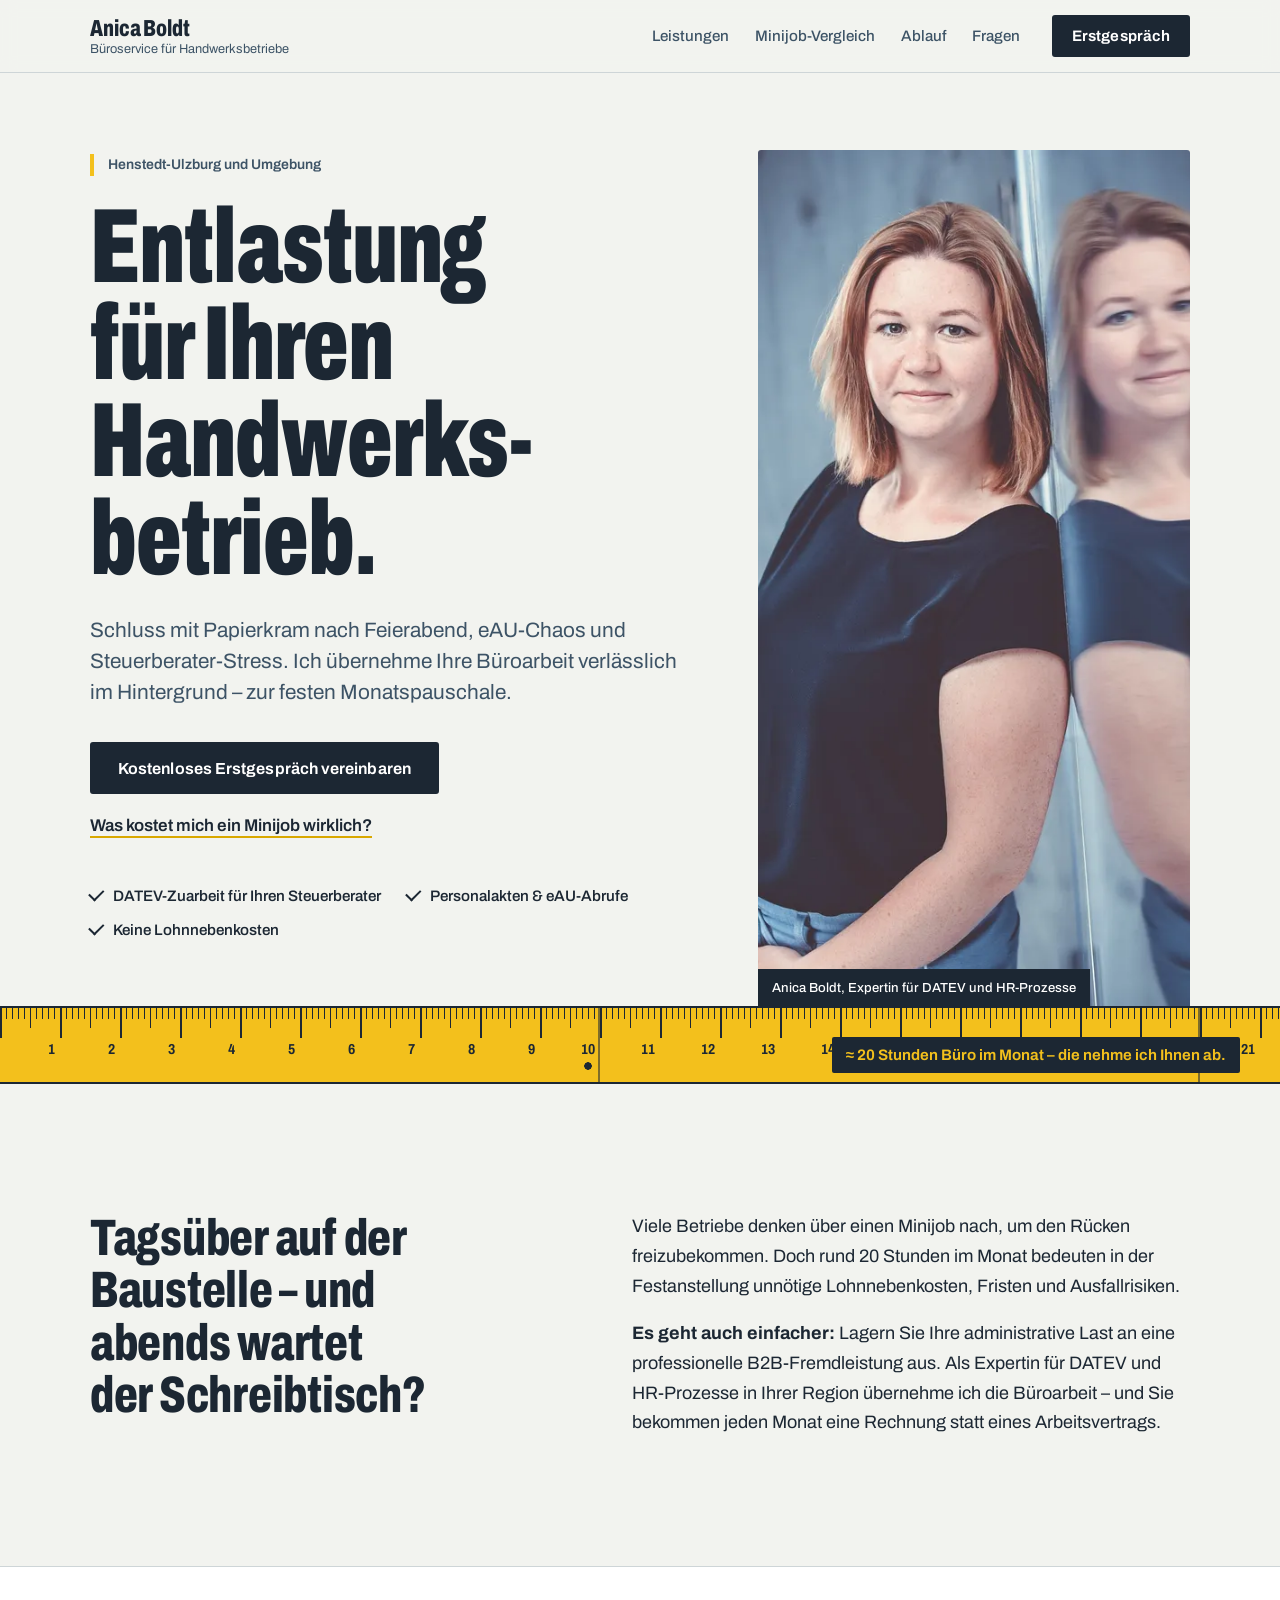
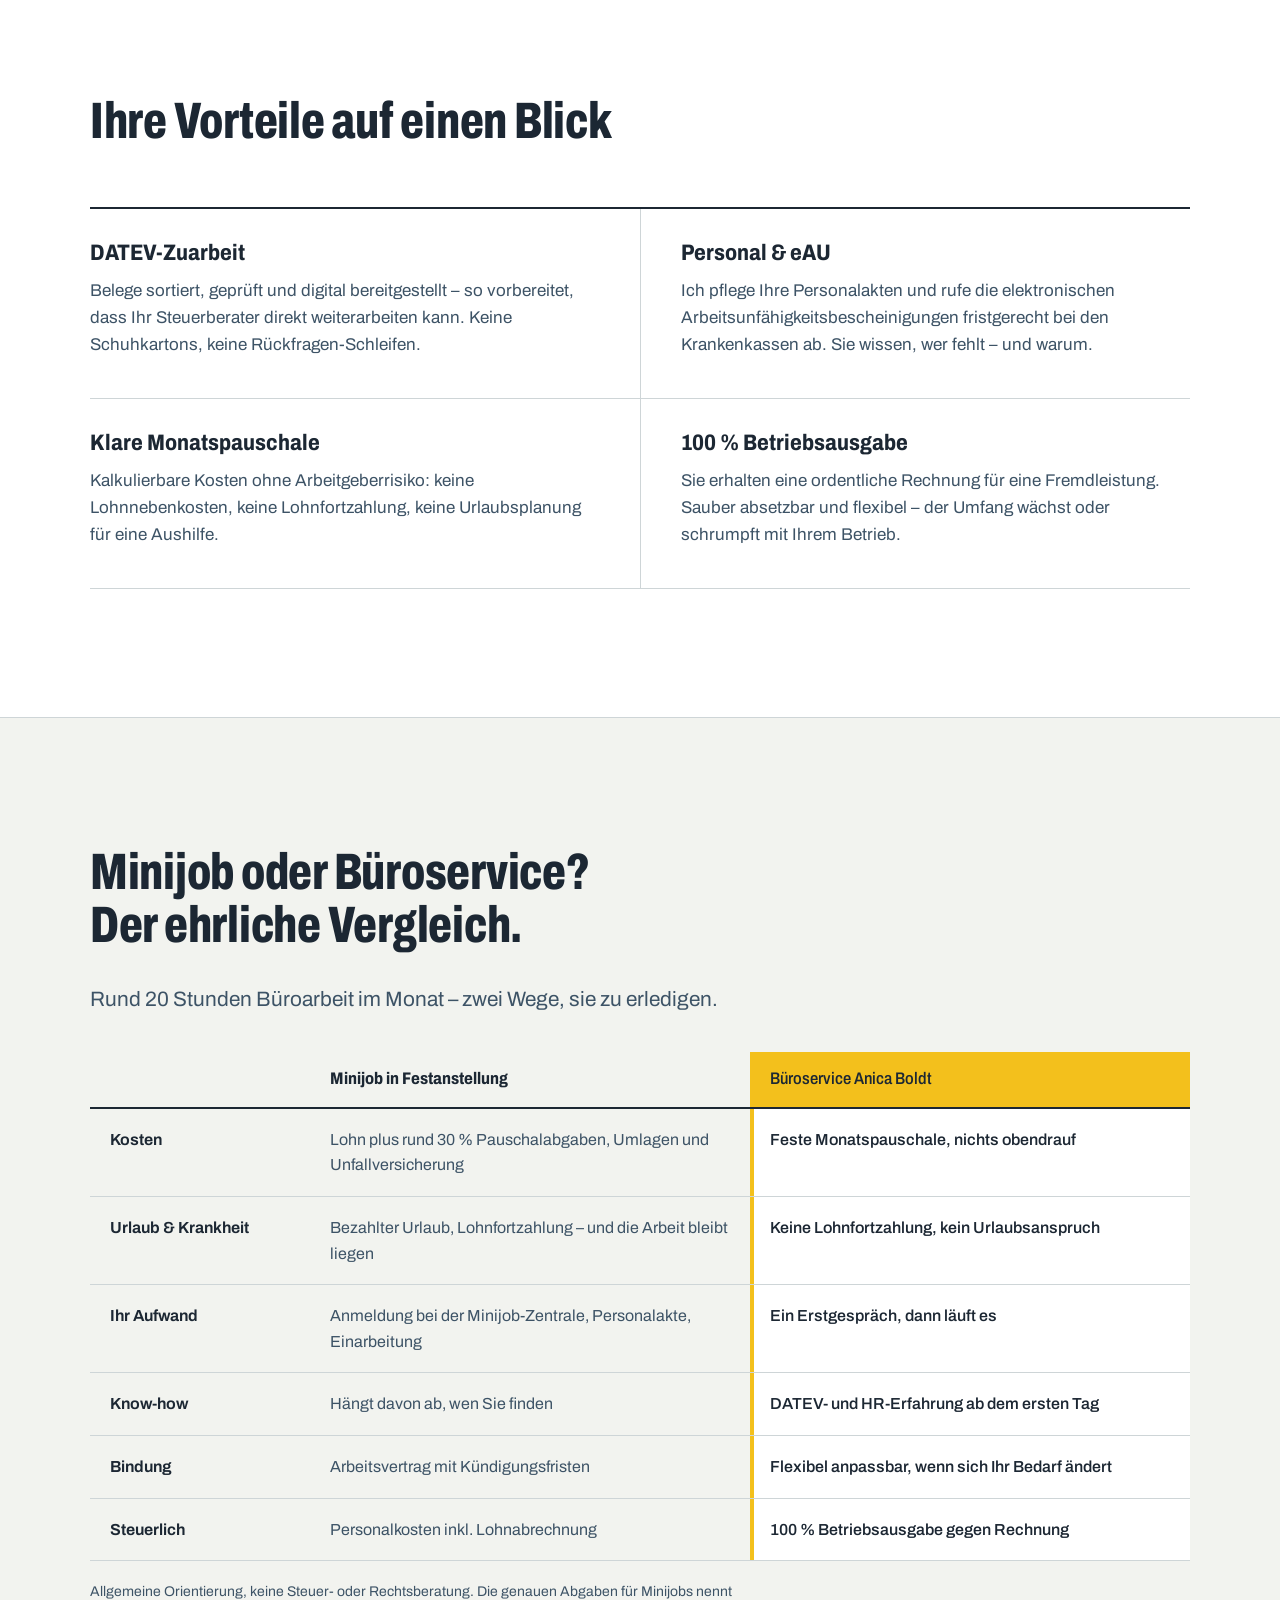
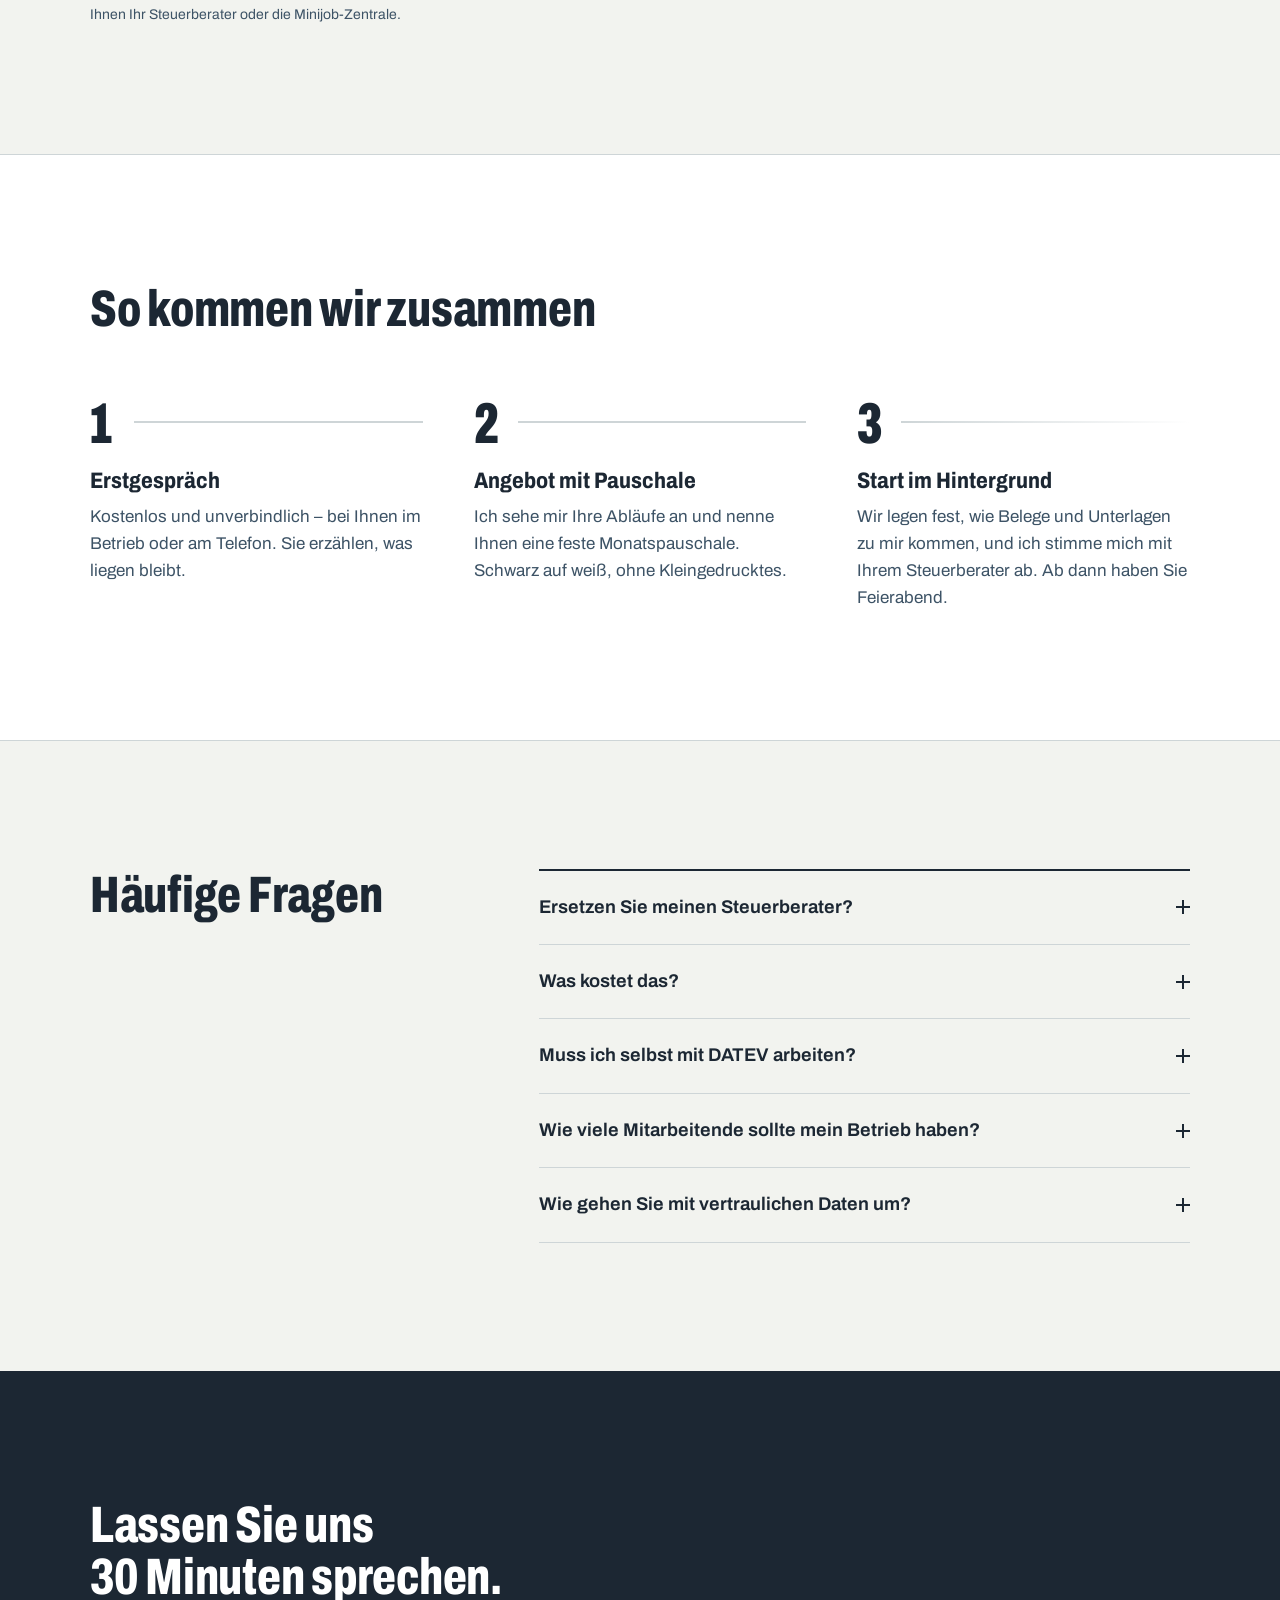
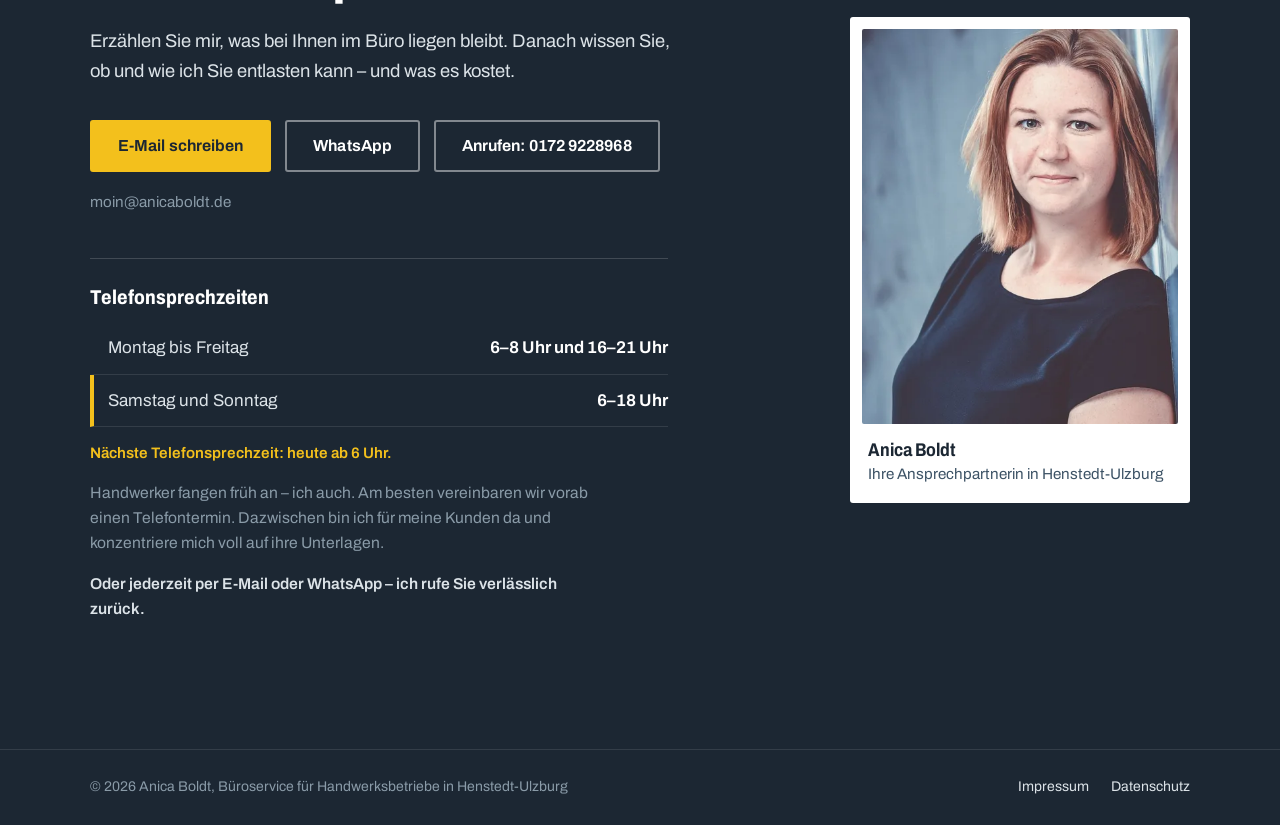
<file: index.html>
<!doctype html>
<html lang="de">
<head>
  <meta charset="utf-8">
  <meta name="viewport" content="width=device-width, initial-scale=1">
  <title>Anica Boldt – Büroservice für Handwerksbetriebe in Henstedt-Ulzburg</title>
  <meta name="description" content="DATEV-Zuarbeit, Personalakten und eAU-Abrufe für Handwerksbetriebe in Henstedt-Ulzburg und Umgebung. Feste Monatspauschale statt Minijob – ohne Lohnnebenkosten und Arbeitgeberrisiko.">
  <link rel="canonical" href="https://www.anicaboldt.de/">
  <meta property="og:type" content="website">
  <meta property="og:locale" content="de_DE">
  <meta property="og:title" content="Anica Boldt – Büroservice für Handwerksbetriebe">
  <meta property="og:description" content="Schluss mit Papierkram nach Feierabend. DATEV-Zuarbeit, Personal & eAU – zur festen Monatspauschale.">
  <meta property="og:image" content="https://www.anicaboldt.de/assets/img/og-image.jpg">
  <meta name="theme-color" content="#1C2733">
  <link rel="icon" href="assets/img/favicon.svg" type="image/svg+xml">
  <link rel="preload" href="assets/fonts/archivo-latin-wdth-normal.woff2" as="font" type="font/woff2" crossorigin>
  <link rel="stylesheet" href="assets/css/styles.css">
  <script type="application/ld+json">
  {
    "@context": "https://schema.org",
    "@type": "ProfessionalService",
    "name": "Anica Boldt – Büroservice für Handwerksbetriebe",
    "founder": { "@type": "Person", "name": "Anica Boldt" },
    "areaServed": ["Henstedt-Ulzburg", "Kaltenkirchen", "Norderstedt", "Kreis Segeberg"],
    "address": { "@type": "PostalAddress", "addressLocality": "Henstedt-Ulzburg", "postalCode": "24558", "addressCountry": "DE" },
    "email": "moin@anicaboldt.de",
    "telephone": "+49 172 9228968",
    "url": "https://www.anicaboldt.de/"
  }
  </script>
</head>
<body>
  <a class="skip" href="#inhalt">Zum Inhalt springen</a>

  <header class="site-header">
    <div class="wrap site-header__inner">
      <a class="brand" href="#top" aria-label="Anica Boldt – zur Startseite">
        <span class="brand__name">Anica Boldt</span>
        <span class="brand__tag">Büroservice für Handwerksbetriebe</span>
      </a>
      <nav class="nav" aria-label="Hauptnavigation">
        <a href="#leistungen">Leistungen</a>
        <a href="#vergleich">Minijob-Vergleich</a>
        <a href="#ablauf">Ablauf</a>
        <a href="#fragen">Fragen</a>
      </nav>
      <a class="btn btn--small" href="#kontakt">Erstgespräch</a>
    </div>
  </header>

  <main id="inhalt">
    <!-- HERO -->
    <section class="hero" id="top">
      <div class="wrap hero__grid">
        <div class="hero__text">
          <p class="hero__place">Henstedt-Ulzburg und Umgebung</p>
          <h1 class="hero__title">Entlastung für Ihren Handwerks&shy;betrieb.</h1>
          <p class="hero__lead">Schluss mit Papierkram nach Feierabend, eAU-Chaos und Steuerberater-Stress. Ich übernehme Ihre Büroarbeit verlässlich im Hintergrund – zur festen Monatspauschale.</p>
          <div class="hero__actions">
            <a class="btn" href="#kontakt">Kostenloses Erstgespräch vereinbaren</a>
            <a class="link" href="#vergleich">Was kostet mich ein Minijob wirklich?</a>
          </div>
          <ul class="hero__facts" aria-label="Kurz gesagt">
            <li>DATEV-Zuarbeit für Ihren Steuerberater</li>
            <li>Personalakten &amp; eAU-Abrufe</li>
            <li>Keine Lohnnebenkosten</li>
          </ul>
        </div>
        <figure class="hero__photo">
          <picture>
            <source type="image/webp" srcset="assets/img/anica-boldt-760.webp 760w, assets/img/anica-boldt-1200.webp 1200w" sizes="(min-width: 960px) 44vw, 100vw">
            <img src="assets/img/anica-boldt-1200.jpg" srcset="assets/img/anica-boldt-760.jpg 760w, assets/img/anica-boldt-1200.jpg 1200w" sizes="(min-width: 960px) 44vw, 100vw" width="1200" height="1500" alt="Anica Boldt, Büroservice für Handwerksbetriebe, lehnt lächelnd an einer Glaswand">
          </picture>
          <figcaption>Anica Boldt, Expertin für DATEV und HR-Prozesse</figcaption>
        </figure>
      </div>

      <!-- Zollstock: das eine wiedererkennbare Element der Seite -->
      <div class="ruler" role="img" aria-label="Zollstock-Grafik: rund 20 Stunden Büroarbeit im Monat">
        <div class="ruler__track">
          <div class="ruler__nums" aria-hidden="true"></div>
          <div class="ruler__span">
            <span class="ruler__label">≈ 20 Stunden Büro im Monat – die nehme ich Ihnen ab.</span>
          </div>
        </div>
      </div>
    </section>

    <!-- PROBLEM -->
    <section class="section problem">
      <div class="wrap problem__grid">
        <h2 class="h2">Tagsüber auf der Baustelle – und abends wartet der Schreibtisch?</h2>
        <div class="prose">
          <p>Viele Betriebe denken über einen Minijob nach, um den Rücken freizubekommen. Doch rund 20 Stunden im Monat bedeuten in der Festanstellung unnötige Lohnnebenkosten, Fristen und Ausfallrisiken.</p>
          <p><strong>Es geht auch einfacher:</strong> Lagern Sie Ihre administrative Last an eine professionelle B2B-Fremdleistung aus. Als Expertin für DATEV und HR-Prozesse in Ihrer Region übernehme ich die Büroarbeit – und Sie bekommen jeden Monat eine Rechnung statt eines Arbeitsvertrags.</p>
        </div>
      </div>
    </section>

    <!-- LEISTUNGEN -->
    <section class="section services" id="leistungen">
      <div class="wrap">
        <h2 class="h2 h2--wide">Ihre Vorteile auf einen Blick</h2>
        <div class="services__list">
          <article class="service">
            <h3>DATEV-Zuarbeit</h3>
            <p>Belege sortiert, geprüft und digital bereitgestellt – so vorbereitet, dass Ihr Steuerberater direkt weiterarbeiten kann. Keine Schuhkartons, keine Rückfragen-Schleifen.</p>
          </article>
          <article class="service">
            <h3>Personal &amp; eAU</h3>
            <p>Ich pflege Ihre Personalakten und rufe die elektronischen Arbeitsunfähigkeits&shy;bescheinigungen fristgerecht bei den Krankenkassen ab. Sie wissen, wer fehlt – und warum.</p>
          </article>
          <article class="service">
            <h3>Klare Monatspauschale</h3>
            <p>Kalkulierbare Kosten ohne Arbeitgeberrisiko: keine Lohnnebenkosten, keine Lohnfortzahlung, keine Urlaubsplanung für eine Aushilfe.</p>
          </article>
          <article class="service">
            <h3>100&nbsp;% Betriebsausgabe</h3>
            <p>Sie erhalten eine ordentliche Rechnung für eine Fremdleistung. Sauber absetzbar und flexibel – der Umfang wächst oder schrumpft mit Ihrem Betrieb.</p>
          </article>
        </div>
      </div>
    </section>

    <!-- VERGLEICH -->
    <section class="section compare" id="vergleich">
      <div class="wrap">
        <h2 class="h2 h2--wide">Minijob oder Büroservice? Der ehrliche Vergleich.</h2>
        <p class="compare__intro">Rund 20 Stunden Büroarbeit im Monat – zwei Wege, sie zu erledigen.</p>
        <div class="table-scroll" tabindex="0" role="region" aria-label="Vergleichstabelle Minijob und Büroservice">
          <table class="compare__table">
            <thead>
              <tr>
                <th scope="col"><span class="visually-hidden">Kriterium</span></th>
                <th scope="col">Minijob in Festanstellung</th>
                <th scope="col" class="is-us">Büroservice Anica Boldt</th>
              </tr>
            </thead>
            <tbody>
              <tr>
                <th scope="row">Kosten</th>
                <td>Lohn plus rund 30&nbsp;% Pauschalabgaben, Umlagen und Unfallversicherung</td>
                <td class="is-us">Feste Monatspauschale, nichts obendrauf</td>
              </tr>
              <tr>
                <th scope="row">Urlaub &amp; Krankheit</th>
                <td>Bezahlter Urlaub, Lohnfortzahlung – und die Arbeit bleibt liegen</td>
                <td class="is-us">Keine Lohnfortzahlung, kein Urlaubsanspruch</td>
              </tr>
              <tr>
                <th scope="row">Ihr Aufwand</th>
                <td>Anmeldung bei der Minijob-Zentrale, Personalakte, Einarbeitung</td>
                <td class="is-us">Ein Erstgespräch, dann läuft es</td>
              </tr>
              <tr>
                <th scope="row">Know-how</th>
                <td>Hängt davon ab, wen Sie finden</td>
                <td class="is-us">DATEV- und HR-Erfahrung ab dem ersten Tag</td>
              </tr>
              <tr>
                <th scope="row">Bindung</th>
                <td>Arbeitsvertrag mit Kündigungsfristen</td>
                <td class="is-us">Flexibel anpassbar, wenn sich Ihr Bedarf ändert</td>
              </tr>
              <tr>
                <th scope="row">Steuerlich</th>
                <td>Personalkosten inkl. Lohnabrechnung</td>
                <td class="is-us">100&nbsp;% Betriebsausgabe gegen Rechnung</td>
              </tr>
            </tbody>
          </table>
        </div>
        <p class="fineprint">Allgemeine Orientierung, keine Steuer- oder Rechtsberatung. Die genauen Abgaben für Minijobs nennt Ihnen Ihr Steuerberater oder die Minijob-Zentrale.</p>
      </div>
    </section>

    <!-- ABLAUF (echte Abfolge – daher nummeriert) -->
    <section class="section steps" id="ablauf">
      <div class="wrap">
        <h2 class="h2 h2--wide">So kommen wir zusammen</h2>
        <ol class="steps__list">
          <li>
            <h3>Erstgespräch</h3>
            <p>Kostenlos und unverbindlich – bei Ihnen im Betrieb oder am Telefon. Sie erzählen, was liegen bleibt.</p>
          </li>
          <li>
            <h3>Angebot mit Pauschale</h3>
            <p>Ich sehe mir Ihre Abläufe an und nenne Ihnen eine feste Monatspauschale. Schwarz auf weiß, ohne Kleingedrucktes.</p>
          </li>
          <li>
            <h3>Start im Hintergrund</h3>
            <p>Wir legen fest, wie Belege und Unterlagen zu mir kommen, und ich stimme mich mit Ihrem Steuerberater ab. Ab dann haben Sie Feierabend.</p>
          </li>
        </ol>
      </div>
    </section>

    <!-- FAQ -->
    <section class="section faq" id="fragen">
      <div class="wrap faq__grid">
        <h2 class="h2">Häufige Fragen</h2>
        <div class="faq__list">
          <details>
            <summary>Ersetzen Sie meinen Steuerberater?</summary>
            <p>Nein. Ich arbeite Ihrem Steuerberater zu: Belege, Unterlagen und Personaldaten kommen vollständig und geordnet bei ihm an. Die steuerliche Beratung, Buchführung und Abschlüsse bleiben bei Ihrer Kanzlei – meist wird es dort sogar günstiger, weil weniger nachgefragt werden muss.</p>
          </details>
          <details>
            <summary>Was kostet das?</summary>
            <p>Das hängt vom Umfang ab – wie viele Belege, wie viele Mitarbeitende. Nach dem Erstgespräch bekommen Sie eine feste Monatspauschale. Keine Stundenzettel, keine Überraschungen.</p>
          </details>
          <details>
            <summary>Muss ich selbst mit DATEV arbeiten?</summary>
            <p>Nein. Sie geben mir Ihre Unterlagen so, wie es für Sie am einfachsten ist. Den Weg in die DATEV-Welt Ihres Steuerberaters übernehme ich.</p>
          </details>
          <details>
            <summary>Wie viele Mitarbeitende sollte mein Betrieb haben?</summary>
            <p>Mein Angebot richtet sich an kleine und mittlere Handwerksbetriebe – vom Meister mit zwei Gesellen bis zum Betrieb mit eigener Kolonne. Sprechen Sie mich einfach an.</p>
          </details>
          <details>
            <summary>Wie gehen Sie mit vertraulichen Daten um?</summary>
            <p>Personal- und Finanzdaten behandle ich streng vertraulich. Wir schließen einen Vertrag zur Auftragsverarbeitung nach DSGVO, bevor ich mit Ihren Unterlagen arbeite.</p>
          </details>
        </div>
      </div>
    </section>

    <!-- KONTAKT -->
    <section class="contact" id="kontakt">
      <div class="wrap contact__grid">
        <div class="contact__text">
          <h2 class="h2 h2--light">Lassen Sie uns 30&nbsp;Minuten sprechen.</h2>
          <p>Erzählen Sie mir, was bei Ihnen im Büro liegen bleibt. Danach wissen Sie, ob und wie ich Sie entlasten kann – und was es kostet.</p>
          <div class="contact__actions">
            <a class="btn btn--yellow" href="mailto:moin@anicaboldt.de?subject=Erstgespr%C3%A4ch%20B%C3%BCroservice">E-Mail schreiben</a>
            <a class="btn btn--ghost" href="https://wa.me/491729228968" target="_blank" rel="noopener">WhatsApp</a>
            <a class="btn btn--ghost" href="tel:+491729228968">Anrufen: 0172 9228968</a>
          </div>
          <p class="contact__mail">moin@anicaboldt.de</p>

          <div class="hours" aria-labelledby="hours-title">
            <h3 class="hours__title" id="hours-title">Telefonsprechzeiten</h3>
            <dl class="hours__list">
              <div class="hours__row" data-days="1,2,3,4,5">
                <dt>Montag bis Freitag</dt>
                <dd>6–8 Uhr und 16–21 Uhr</dd>
              </div>
              <div class="hours__row" data-days="0,6">
                <dt>Samstag und Sonntag</dt>
                <dd>6–18 Uhr</dd>
              </div>
            </dl>
            <p class="hours__status" id="hours-status" aria-live="polite" hidden></p>
            <p class="hours__note">Handwerker fangen früh an – ich auch. Am besten vereinbaren wir vorab einen Telefontermin. Dazwischen bin ich für meine Kunden da und konzentriere mich voll auf ihre Unterlagen.</p>
            <p class="hours__note hours__note--strong">Oder jederzeit per E-Mail oder WhatsApp – ich rufe Sie verlässlich zurück.</p>
          </div>
        </div>
        <figure class="contact__card">
          <picture>
            <source type="image/webp" srcset="assets/img/anica-boldt-portrait.webp">
            <img src="assets/img/anica-boldt-portrait.jpg" width="480" height="600" alt="Porträt von Anica Boldt">
          </picture>
          <figcaption>
            <strong>Anica Boldt</strong>
            Ihre Ansprechpartnerin in Henstedt-Ulzburg
          </figcaption>
        </figure>
      </div>
    </section>
  </main>

  <footer class="site-footer">
    <div class="wrap site-footer__inner">
      <p>© <span id="year">2026</span> Anica Boldt, Büroservice für Handwerksbetriebe in Henstedt-Ulzburg</p>
      <nav aria-label="Rechtliches">
        <a href="impressum.html">Impressum</a>
        <a href="datenschutz.html">Datenschutz</a>
      </nav>
    </div>
  </footer>

  <script src="assets/js/main.js" defer></script>
</body>
</html>
</file>
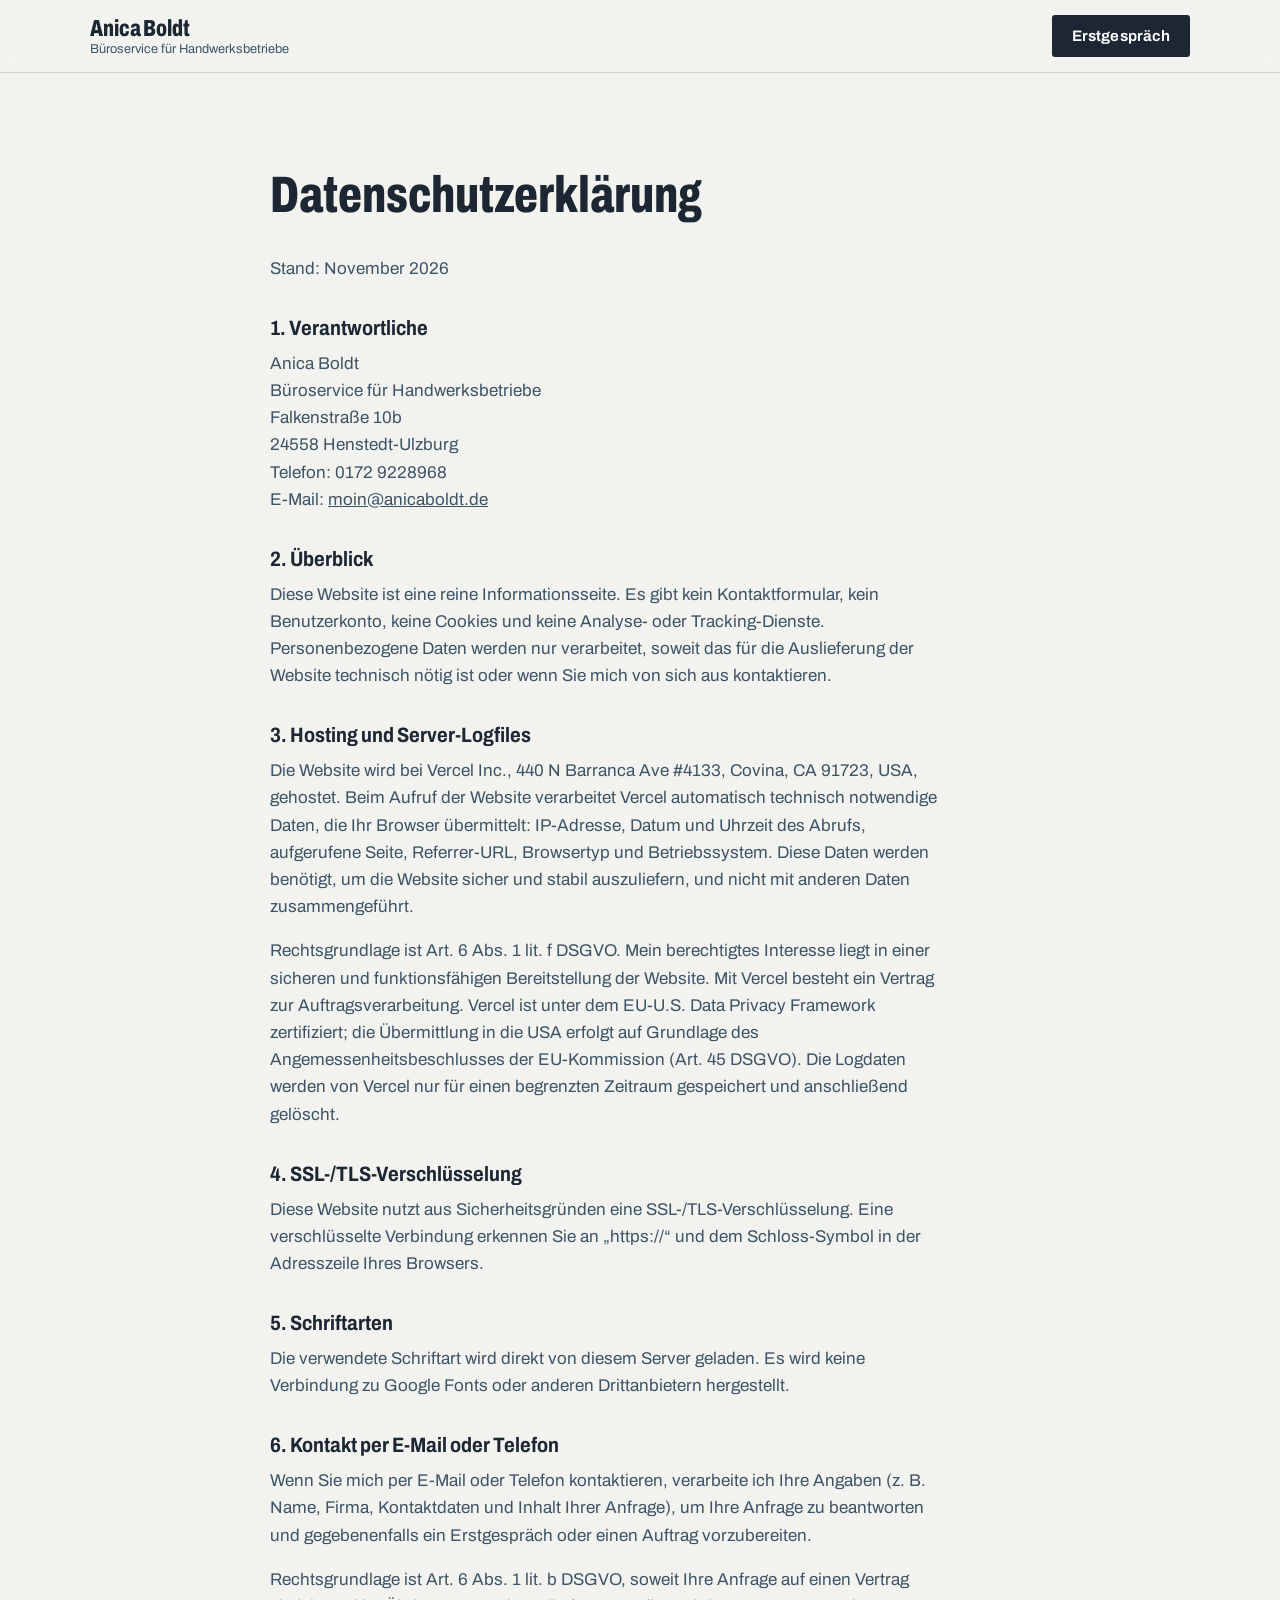
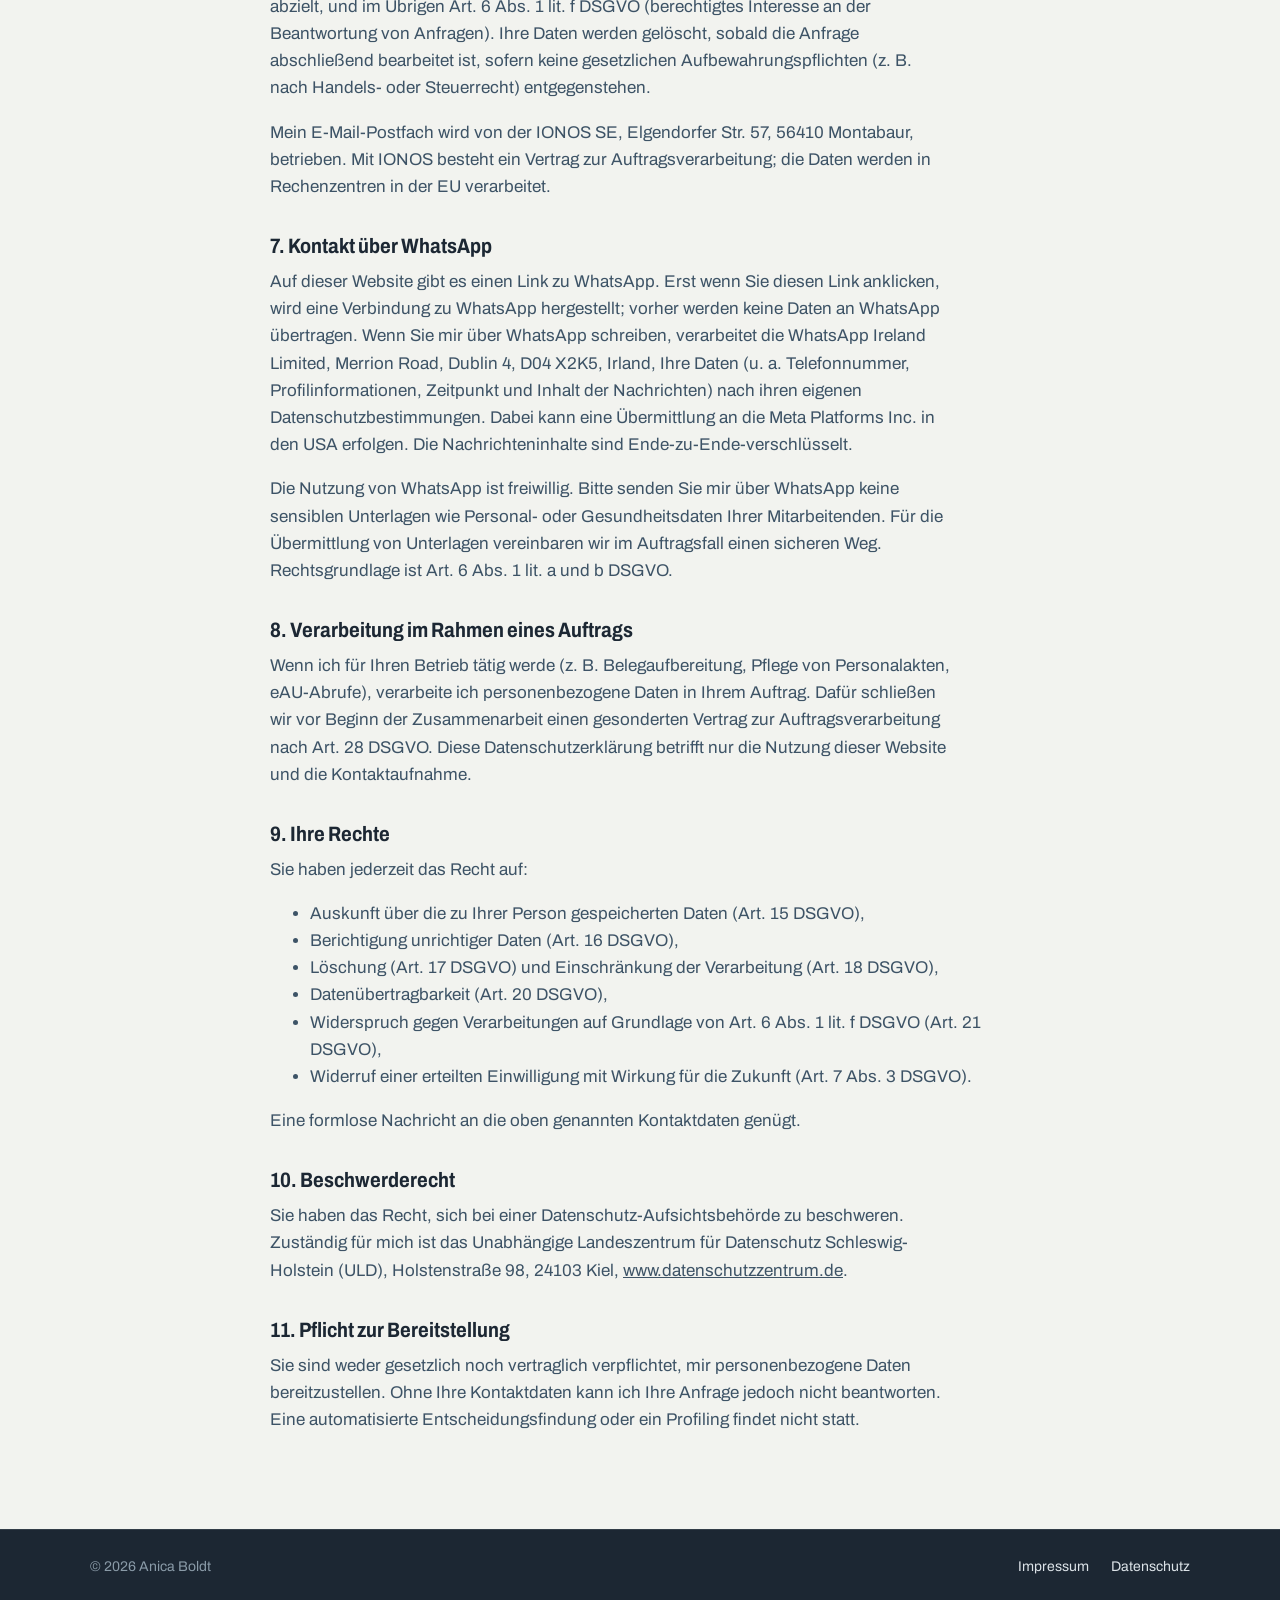
<file: datenschutz.html>
<!doctype html>
<html lang="de">
<head>
  <meta charset="utf-8">
  <meta name="viewport" content="width=device-width, initial-scale=1">
  <title>Datenschutz – Anica Boldt</title>
  <meta name="robots" content="noindex">
  <link rel="icon" href="assets/img/favicon.svg" type="image/svg+xml">
  <link rel="stylesheet" href="assets/css/styles.css">
</head>
<body>
  <header class="site-header">
    <div class="wrap site-header__inner">
      <a class="brand" href="index.html"><span class="brand__name">Anica Boldt</span><span class="brand__tag">Büroservice für Handwerksbetriebe</span></a>
      <a class="btn btn--small" href="index.html#kontakt">Erstgespräch</a>
    </div>
  </header>
  <main class="legal"><div class="wrap">
    <h1>Datenschutzerklärung</h1>
    <p>Stand: November 2026</p>

    <h2>1. Verantwortliche</h2>
    <p>Anica Boldt<br>Büroservice für Handwerksbetriebe<br>Falkenstraße 10b<br>24558 Henstedt-Ulzburg<br>Telefon: 0172 9228968<br>E-Mail: <a href="mailto:moin@anicaboldt.de">moin@anicaboldt.de</a></p>

    <h2>2. Überblick</h2>
    <p>Diese Website ist eine reine Informationsseite. Es gibt kein Kontaktformular, kein Benutzerkonto, keine Cookies und keine Analyse- oder Tracking-Dienste. Personenbezogene Daten werden nur verarbeitet, soweit das für die Auslieferung der Website technisch nötig ist oder wenn Sie mich von sich aus kontaktieren.</p>

    <h2>3. Hosting und Server-Logfiles</h2>
    <p>Die Website wird bei Vercel Inc., 440 N Barranca Ave #4133, Covina, CA 91723, USA, gehostet. Beim Aufruf der Website verarbeitet Vercel automatisch technisch notwendige Daten, die Ihr Browser übermittelt: IP-Adresse, Datum und Uhrzeit des Abrufs, aufgerufene Seite, Referrer-URL, Browsertyp und Betriebssystem. Diese Daten werden benötigt, um die Website sicher und stabil auszuliefern, und nicht mit anderen Daten zusammengeführt.</p>
    <p>Rechtsgrundlage ist Art. 6 Abs. 1 lit. f DSGVO. Mein berechtigtes Interesse liegt in einer sicheren und funktionsfähigen Bereitstellung der Website. Mit Vercel besteht ein Vertrag zur Auftragsverarbeitung. Vercel ist unter dem EU-U.S. Data Privacy Framework zertifiziert; die Übermittlung in die USA erfolgt auf Grundlage des Angemessenheitsbeschlusses der EU-Kommission (Art. 45 DSGVO). Die Logdaten werden von Vercel nur für einen begrenzten Zeitraum gespeichert und anschließend gelöscht.</p>

    <h2>4. SSL-/TLS-Verschlüsselung</h2>
    <p>Diese Website nutzt aus Sicherheitsgründen eine SSL-/TLS-Verschlüsselung. Eine verschlüsselte Verbindung erkennen Sie an „https://“ und dem Schloss-Symbol in der Adresszeile Ihres Browsers.</p>

    <h2>5. Schriftarten</h2>
    <p>Die verwendete Schriftart wird direkt von diesem Server geladen. Es wird keine Verbindung zu Google Fonts oder anderen Drittanbietern hergestellt.</p>

    <h2>6. Kontakt per E-Mail oder Telefon</h2>
    <p>Wenn Sie mich per E-Mail oder Telefon kontaktieren, verarbeite ich Ihre Angaben (z.&nbsp;B. Name, Firma, Kontaktdaten und Inhalt Ihrer Anfrage), um Ihre Anfrage zu beantworten und gegebenenfalls ein Erstgespräch oder einen Auftrag vorzubereiten.</p>
    <p>Rechtsgrundlage ist Art. 6 Abs. 1 lit. b DSGVO, soweit Ihre Anfrage auf einen Vertrag abzielt, und im Übrigen Art. 6 Abs. 1 lit. f DSGVO (berechtigtes Interesse an der Beantwortung von Anfragen). Ihre Daten werden gelöscht, sobald die Anfrage abschließend bearbeitet ist, sofern keine gesetzlichen Aufbewahrungspflichten (z.&nbsp;B. nach Handels- oder Steuerrecht) entgegenstehen.</p>
    <p>Mein E-Mail-Postfach wird von der IONOS SE, Elgendorfer Str. 57, 56410 Montabaur, betrieben. Mit IONOS besteht ein Vertrag zur Auftragsverarbeitung; die Daten werden in Rechenzentren in der EU verarbeitet.</p>

    <h2>7. Kontakt über WhatsApp</h2>
    <p>Auf dieser Website gibt es einen Link zu WhatsApp. Erst wenn Sie diesen Link anklicken, wird eine Verbindung zu WhatsApp hergestellt; vorher werden keine Daten an WhatsApp übertragen. Wenn Sie mir über WhatsApp schreiben, verarbeitet die WhatsApp Ireland Limited, Merrion Road, Dublin 4, D04 X2K5, Irland, Ihre Daten (u.&nbsp;a. Telefonnummer, Profilinformationen, Zeitpunkt und Inhalt der Nachrichten) nach ihren eigenen Datenschutzbestimmungen. Dabei kann eine Übermittlung an die Meta Platforms Inc. in den USA erfolgen. Die Nachrichteninhalte sind Ende-zu-Ende-verschlüsselt.</p>
    <p>Die Nutzung von WhatsApp ist freiwillig. Bitte senden Sie mir über WhatsApp keine sensiblen Unterlagen wie Personal- oder Gesundheitsdaten Ihrer Mitarbeitenden. Für die Übermittlung von Unterlagen vereinbaren wir im Auftragsfall einen sicheren Weg. Rechtsgrundlage ist Art. 6 Abs. 1 lit. a und b DSGVO.</p>

    <h2>8. Verarbeitung im Rahmen eines Auftrags</h2>
    <p>Wenn ich für Ihren Betrieb tätig werde (z.&nbsp;B. Belegaufbereitung, Pflege von Personalakten, eAU-Abrufe), verarbeite ich personenbezogene Daten in Ihrem Auftrag. Dafür schließen wir vor Beginn der Zusammenarbeit einen gesonderten Vertrag zur Auftragsverarbeitung nach Art. 28 DSGVO. Diese Datenschutzerklärung betrifft nur die Nutzung dieser Website und die Kontaktaufnahme.</p>

    <h2>9. Ihre Rechte</h2>
    <p>Sie haben jederzeit das Recht auf:</p>
    <ul>
      <li>Auskunft über die zu Ihrer Person gespeicherten Daten (Art. 15 DSGVO),</li>
      <li>Berichtigung unrichtiger Daten (Art. 16 DSGVO),</li>
      <li>Löschung (Art. 17 DSGVO) und Einschränkung der Verarbeitung (Art. 18 DSGVO),</li>
      <li>Datenübertragbarkeit (Art. 20 DSGVO),</li>
      <li>Widerspruch gegen Verarbeitungen auf Grundlage von Art. 6 Abs. 1 lit. f DSGVO (Art. 21 DSGVO),</li>
      <li>Widerruf einer erteilten Einwilligung mit Wirkung für die Zukunft (Art. 7 Abs. 3 DSGVO).</li>
    </ul>
    <p>Eine formlose Nachricht an die oben genannten Kontaktdaten genügt.</p>

    <h2>10. Beschwerderecht</h2>
    <p>Sie haben das Recht, sich bei einer Datenschutz-Aufsichtsbehörde zu beschweren. Zuständig für mich ist das Unabhängige Landeszentrum für Datenschutz Schleswig-Holstein (ULD), Holstenstraße 98, 24103 Kiel, <a href="https://www.datenschutzzentrum.de" rel="noopener">www.datenschutzzentrum.de</a>.</p>

    <h2>11. Pflicht zur Bereitstellung</h2>
    <p>Sie sind weder gesetzlich noch vertraglich verpflichtet, mir personenbezogene Daten bereitzustellen. Ohne Ihre Kontaktdaten kann ich Ihre Anfrage jedoch nicht beantworten. Eine automatisierte Entscheidungsfindung oder ein Profiling findet nicht statt.</p>
  </div></main>
  <footer class="site-footer"><div class="wrap site-footer__inner"><p>© 2026 Anica Boldt</p><nav aria-label="Rechtliches"><a href="impressum.html">Impressum</a><a href="datenschutz.html">Datenschutz</a></nav></div></footer>
</body>
</html>
</file>
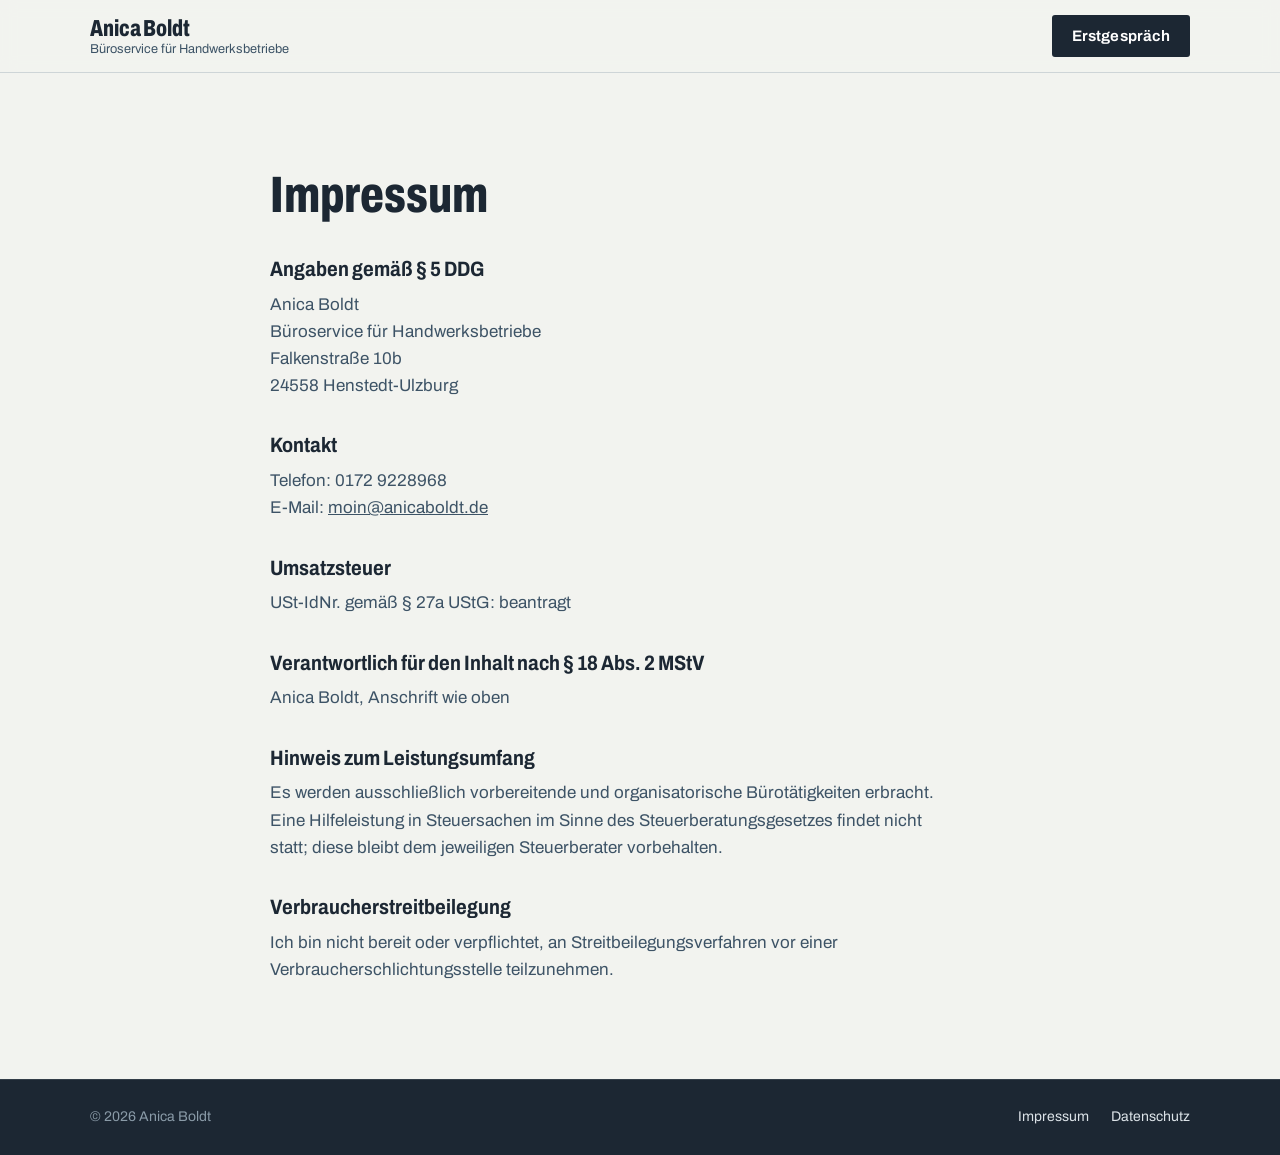
<file: impressum.html>
<!doctype html>
<html lang="de">
<head>
  <meta charset="utf-8">
  <meta name="viewport" content="width=device-width, initial-scale=1">
  <title>Impressum – Anica Boldt</title>
  <meta name="robots" content="noindex">
  <link rel="icon" href="assets/img/favicon.svg" type="image/svg+xml">
  <link rel="stylesheet" href="assets/css/styles.css">
</head>
<body>
  <header class="site-header">
    <div class="wrap site-header__inner">
      <a class="brand" href="index.html"><span class="brand__name">Anica Boldt</span><span class="brand__tag">Büroservice für Handwerksbetriebe</span></a>
      <a class="btn btn--small" href="index.html#kontakt">Erstgespräch</a>
    </div>
  </header>
  <main class="legal"><div class="wrap">
    <h1>Impressum</h1>
    <h2>Angaben gemäß § 5 DDG</h2>
    <p>Anica Boldt<br>Büroservice für Handwerksbetriebe<br>Falkenstraße 10b<br>24558 Henstedt-Ulzburg</p>
    <h2>Kontakt</h2>
    <p>Telefon: 0172 9228968<br>E-Mail: <a href="mailto:moin@anicaboldt.de">moin@anicaboldt.de</a></p>
    <h2>Umsatzsteuer</h2>
    <p>USt-IdNr. gemäß § 27a UStG: beantragt</p>
    <h2>Verantwortlich für den Inhalt nach § 18 Abs. 2 MStV</h2>
    <p>Anica Boldt, Anschrift wie oben</p>
    <h2>Hinweis zum Leistungsumfang</h2>
    <p>Es werden ausschließlich vorbereitende und organisatorische Büro­tätigkeiten erbracht. Eine Hilfeleistung in Steuersachen im Sinne des Steuerberatungsgesetzes findet nicht statt; diese bleibt dem jeweiligen Steuerberater vorbehalten.</p>
    <h2>Verbraucherstreitbeilegung</h2>
    <p>Ich bin nicht bereit oder verpflichtet, an Streitbeilegungsverfahren vor einer Verbraucherschlichtungsstelle teilzunehmen.</p>
  </div></main>
  <footer class="site-footer"><div class="wrap site-footer__inner"><p>© 2026 Anica Boldt</p><nav aria-label="Rechtliches"><a href="impressum.html">Impressum</a><a href="datenschutz.html">Datenschutz</a></nav></div></footer>
</body>
</html>
</file>
<file: assets/css/styles.css>
/* Anica Boldt – Büroservice für Handwerksbetriebe
   Farben aus dem Foto (Schiefer/Blaugrau) + Zollstock-Gelb als einziger Akzent. */

@font-face {
  font-family: "Archivo";
  font-style: normal;
  font-display: swap;
  font-weight: 100 900;
  font-stretch: 62% 125%;
  src: url("../fonts/archivo-latin-wdth-normal.woff2") format("woff2-variations"),
       url("../fonts/archivo-latin-wdth-normal.woff2") format("woff2");
}

:root {
  --ink: #1C2733;        /* Schiefer, fast schwarz */
  --slate: #3D5366;      /* Blaugrau aus dem Foto */
  --mist: #8A9BA8;       /* gedämpftes Grau für Nebentext auf dunkel */
  --paper: #F2F3EF;      /* kühles Papierweiß */
  --white: #FFFFFF;
  --line: #CED5D7;
  --yellow: #F3C01C;     /* Zollstock-Gelb */
  --yellow-deep: #D9A800;

  --font: "Archivo", "Helvetica Neue", Arial, sans-serif;
  --condensed: 72%;
  --wrap: 1180px;
  --gutter: clamp(16px, 4vw, 40px);
  --section: clamp(72px, 10vw, 128px);

  /* Typoskala (Quarte, 1.333) */
  --t-small: 0.875rem;
  --t-body: 1.0625rem;
  --t-lead: 1.3rem;
  --t-h3: 1.4rem;
  --t-h2: clamp(2rem, 4.2vw, 3.2rem);
  --t-h1: clamp(3rem, 8.4vw, 6.6rem);
}

*,
*::before,
*::after { box-sizing: border-box; }

html { scroll-behavior: smooth; scroll-padding-top: 84px; }
@media (prefers-reduced-motion: reduce) { html { scroll-behavior: auto; } }

body {
  margin: 0;
  font-family: var(--font);
  font-size: var(--t-body);
  line-height: 1.6;
  color: var(--ink);
  background: var(--paper);
  -webkit-font-smoothing: antialiased;
  text-rendering: optimizeLegibility;
}

img { display: block; max-width: 100%; height: auto; }
figure { margin: 0; }
h1, h2, h3 { margin: 0; line-height: 1.05; }
p { margin: 0 0 1em; }
p:last-child { margin-bottom: 0; }

a { color: inherit; }
:focus-visible {
  outline: 3px solid var(--yellow-deep);
  outline-offset: 3px;
  border-radius: 2px;
}

.wrap {
  width: 100%;
  max-width: var(--wrap);
  margin-inline: auto;
  padding-inline: var(--gutter);
}

.visually-hidden {
  position: absolute; width: 1px; height: 1px; overflow: hidden;
  clip: rect(0 0 0 0); white-space: nowrap;
}

.skip {
  position: absolute; left: 16px; top: -60px; z-index: 100;
  background: var(--yellow); color: var(--ink); padding: 10px 16px;
  font-weight: 700; text-decoration: none;
}
.skip:focus { top: 12px; }

/* ---------- Buttons & Links ---------- */
.btn {
  display: inline-flex; align-items: center; justify-content: center;
  min-height: 52px; padding: 0 26px;
  background: var(--ink); color: var(--white);
  font-weight: 650; font-size: 1rem; letter-spacing: 0.005em;
  text-decoration: none; border-radius: 3px;
  border: 2px solid var(--ink);
  transition: background-color .15s ease, color .15s ease;
}
.btn:hover { background: var(--slate); border-color: var(--slate); }
.btn--small { min-height: 42px; padding: 0 18px; font-size: 0.95rem; }
.btn--yellow { background: var(--yellow); border-color: var(--yellow); color: var(--ink); }
.btn--yellow:hover { background: #FFD43D; border-color: #FFD43D; }
.btn--ghost { background: transparent; border-color: rgba(255,255,255,.45); color: var(--white); }
.btn--ghost:hover { background: rgba(255,255,255,.08); border-color: var(--white); }

.link {
  font-weight: 600;
  text-decoration: underline;
  text-decoration-color: var(--yellow-deep);
  text-decoration-thickness: 2px;
  text-underline-offset: 5px;
}
.link:hover { text-decoration-color: var(--ink); }

/* ---------- Header ---------- */
.site-header {
  position: sticky; top: 0; z-index: 50;
  background: rgba(242, 243, 239, .92);
  backdrop-filter: saturate(1.2) blur(8px);
  -webkit-backdrop-filter: saturate(1.2) blur(8px);
  border-bottom: 1px solid var(--line);
}
.site-header__inner {
  display: flex; align-items: center; gap: 32px;
  min-height: 72px;
}
.brand + .btn { margin-left: auto; }
.brand { display: flex; flex-direction: column; text-decoration: none; line-height: 1.1; }
.brand__name {
  font-size: 1.45rem; font-weight: 800; font-stretch: var(--condensed);
  letter-spacing: -0.005em;
}
.brand__tag { font-size: 0.8rem; color: var(--slate); }
.nav { display: flex; gap: 26px; margin-left: auto; }
.nav a { text-decoration: none; font-size: 0.95rem; font-weight: 500; color: var(--slate); }
.nav a:hover { color: var(--ink); }

@media (max-width: 880px) {
  .nav { display: none; }
  .site-header__inner { justify-content: space-between; }
}

/* ---------- Hero ---------- */
.hero { padding-top: clamp(40px, 6vw, 80px); overflow: hidden; }
.hero__grid {
  display: grid;
  grid-template-columns: minmax(0, 7fr) minmax(0, 5fr);
  gap: clamp(32px, 5vw, 72px);
  align-items: end;
}
.hero__text { padding-bottom: clamp(32px, 5vw, 64px); }
.hero__place {
  display: inline-block;
  font-size: var(--t-small); font-weight: 600; color: var(--slate);
  margin-bottom: 22px;
  padding-left: 14px;
  border-left: 4px solid var(--yellow);
}
.hero__title {
  font-size: var(--t-h1);
  font-weight: 850;
  font-stretch: 64%;
  line-height: 0.92;
  letter-spacing: -0.01em;
  text-wrap: balance;
  hyphens: manual;
  margin-bottom: 28px;
}
.hero__lead {
  font-size: var(--t-lead);
  line-height: 1.5;
  max-width: 34em;
  color: var(--slate);
  margin-bottom: 34px;
}
.hero__actions { display: flex; flex-wrap: wrap; align-items: center; gap: 18px 28px; }
.hero__facts {
  list-style: none; padding: 0; margin: 44px 0 0;
  display: flex; flex-wrap: wrap; gap: 10px 26px;
  font-size: 0.95rem; font-weight: 550;
}
.hero__facts li { display: flex; align-items: center; gap: 9px; }
.hero__facts li::before {
  content: ""; width: 14px; height: 9px; flex: none;
  border-left: 2.5px solid var(--ink); border-bottom: 2.5px solid var(--ink);
  transform: rotate(-45deg) translate(1px, -2px);
}

.hero__photo { position: relative; align-self: stretch; }
.hero__photo img {
  width: 100%; height: 100%;
  object-fit: cover; object-position: 30% 20%;
  aspect-ratio: 4 / 5;
  border-radius: 3px 3px 0 0;
}
.hero__photo figcaption {
  position: absolute; left: 0; bottom: 0;
  background: var(--ink); color: var(--white);
  font-size: 0.82rem; font-weight: 500;
  padding: 8px 14px;
}

@media (max-width: 960px) {
  .hero__grid { grid-template-columns: 1fr; }
  .hero__text { padding-bottom: 0; }
  .hero__photo { max-width: 520px; }
  .hero__photo img { aspect-ratio: 5 / 4; object-position: 30% 22%; }
}

/* ---------- Zollstock ---------- */
.ruler {
  position: relative;
  background: var(--yellow);
  border-top: 2px solid var(--ink);
  border-bottom: 2px solid var(--ink);
}
.ruler__track {
  position: relative;
  height: 74px;
  /* Millimeter-, Halbzentimeter- und Zentimeterstriche */
  background-image:
    linear-gradient(to right, var(--ink) 2px, transparent 2px),
    linear-gradient(to right, var(--ink) 1.5px, transparent 1.5px),
    linear-gradient(to right, var(--ink) 1px, transparent 1px);
  background-size: 60px 30px, 30px 20px, 6px 11px;
  background-repeat: repeat-x;
  background-position: 0 0, 0 0, 0 0;
}
/* Gelenke des Zollstocks alle 20 cm */
.ruler__track::after {
  content: "";
  position: absolute; inset: 0;
  background-image:
    linear-gradient(to right, transparent 0 calc(100% - 2px), rgba(28,39,51,.55) calc(100% - 2px)),
    radial-gradient(circle at calc(100% - 12px) 58px, var(--ink) 0 3.5px, transparent 4px);
  background-size: 600px 100%, 600px 100%;
  background-repeat: repeat-x;
  pointer-events: none;
}
.ruler__nums {
  position: absolute; top: 30px; left: 0; right: 0;
  display: flex; white-space: nowrap; overflow: hidden;
  font-size: 0.9rem; font-weight: 700; font-stretch: 80%;
  font-variant-numeric: tabular-nums;
}
.ruler__nums span { flex: 0 0 60px; text-align: right; padding-right: 5px; }
.ruler__span {
  position: absolute; z-index: 2; right: var(--gutter); bottom: 9px;
  display: flex; align-items: center;
}
.ruler__label {
  background: var(--ink); color: var(--yellow);
  font-size: 0.95rem; font-weight: 650;
  padding: 6px 14px;
  border-radius: 2px;
}
@media (max-width: 640px) {
  .ruler__track { height: 118px; }
  .ruler__track::after { background-image: linear-gradient(to right, transparent 0 calc(100% - 2px), rgba(28,39,51,.55) calc(100% - 2px)); }
  .ruler__span { left: var(--gutter); right: var(--gutter); bottom: 8px; }
  .ruler__label { font-size: 0.85rem; }
}

/* ---------- Sections ---------- */
.section { padding-block: var(--section); }
.h2 {
  font-size: var(--t-h2);
  font-weight: 800;
  font-stretch: var(--condensed);
  letter-spacing: -0.005em;
  line-height: 1.02;
  text-wrap: balance;
}
.h2--wide { max-width: 18em; margin-bottom: clamp(36px, 5vw, 60px); }
.h2--light { color: var(--white); }

.prose { max-width: 36em; font-size: 1.125rem; line-height: 1.65; }

/* Problem */
.problem__grid {
  display: grid;
  grid-template-columns: minmax(0, 5fr) minmax(0, 6fr);
  gap: clamp(28px, 6vw, 96px);
}
@media (max-width: 860px) { .problem__grid { grid-template-columns: 1fr; } }

/* Leistungen */
.services { background: var(--white); border-block: 1px solid var(--line); }
.services__list {
  display: grid;
  grid-template-columns: repeat(2, minmax(0, 1fr));
  border-top: 2px solid var(--ink);
}
.service {
  padding: 32px 40px 40px 0;
  border-bottom: 1px solid var(--line);
}
.service:nth-child(even) { padding-left: 40px; padding-right: 0; border-left: 1px solid var(--line); }
.service h3 {
  font-size: var(--t-h3); font-weight: 750; font-stretch: 85%;
  margin-bottom: 12px;
}
.service p { color: var(--slate); max-width: 32em; }
@media (max-width: 760px) {
  .services__list { grid-template-columns: 1fr; }
  .service, .service:nth-child(even) { padding: 26px 0 30px; border-left: 0; }
}

/* Vergleich */
.compare__intro { font-size: var(--t-lead); color: var(--slate); margin: -28px 0 36px; max-width: 34em; }
.table-scroll { overflow-x: auto; -webkit-overflow-scrolling: touch; }
.compare__table {
  width: 100%; min-width: 620px;
  border-collapse: collapse;
  font-size: 1rem;
}
.compare__table th,
.compare__table td {
  text-align: left; vertical-align: top;
  padding: 18px 20px;
  border-bottom: 1px solid var(--line);
}
.compare__table thead th {
  font-size: 1.05rem; font-weight: 750; font-stretch: 85%;
  border-bottom: 2px solid var(--ink);
  vertical-align: bottom;
  padding-block: 14px;
}
.compare__table tbody th { font-weight: 650; width: 20%; }
.compare__table td { color: var(--slate); width: 40%; }
.compare__table .is-us { background: var(--white); color: var(--ink); font-weight: 550; }
.compare__table thead .is-us { background: var(--yellow); border-bottom-color: var(--ink); }
.compare__table tbody td.is-us { box-shadow: inset 4px 0 0 var(--yellow); }
.fineprint { margin-top: 20px; font-size: var(--t-small); color: var(--slate); max-width: 46em; }

/* Ablauf */
.steps { background: var(--white); border-block: 1px solid var(--line); }
.steps__list {
  list-style: none; margin: 0; padding: 0;
  display: grid; grid-template-columns: repeat(3, minmax(0, 1fr));
  gap: clamp(24px, 4vw, 56px);
  counter-reset: step;
}
.steps__list li { counter-increment: step; position: relative; padding-top: 74px; }
.steps__list li::before {
  content: counter(step);
  position: absolute; top: 0; left: 0;
  font-size: 3.6rem; font-weight: 850; font-stretch: 64%; line-height: 1;
  color: var(--ink);
}
.steps__list li::after {
  content: ""; position: absolute; top: 26px; left: 44px; right: 0;
  height: 2px; background: var(--line);
}
.steps__list li:last-child::after { background: linear-gradient(to right, var(--line), transparent); }
.steps__list h3 { font-size: var(--t-h3); font-weight: 750; font-stretch: 85%; margin-bottom: 10px; }
.steps__list p { color: var(--slate); max-width: 26em; }
@media (max-width: 820px) { .steps__list { grid-template-columns: 1fr; } }

/* FAQ */
.faq__grid {
  display: grid;
  grid-template-columns: minmax(0, 4fr) minmax(0, 7fr);
  gap: clamp(28px, 6vw, 96px);
}
@media (max-width: 860px) { .faq__grid { grid-template-columns: 1fr; } }
.faq__list { border-top: 2px solid var(--ink); }
.faq__list details { border-bottom: 1px solid var(--line); }
.faq__list summary {
  cursor: pointer; list-style: none;
  display: flex; justify-content: space-between; align-items: center; gap: 20px;
  padding: 22px 0;
  font-size: 1.15rem; font-weight: 650;
}
.faq__list summary::-webkit-details-marker { display: none; }
.faq__list summary::after {
  content: ""; flex: none; width: 14px; height: 14px;
  background:
    linear-gradient(var(--ink), var(--ink)) center / 14px 2px no-repeat,
    linear-gradient(var(--ink), var(--ink)) center / 2px 14px no-repeat;
  transition: transform .2s ease;
}
.faq__list details[open] summary::after { transform: rotate(45deg); }
.faq__list details p { color: var(--slate); max-width: 38em; padding-bottom: 24px; margin: 0; }
@media (prefers-reduced-motion: reduce) { .faq__list summary::after { transition: none; } }

/* Kontakt */
.contact { background: var(--ink); color: #DCE3E8; padding-block: var(--section); }
.contact__grid {
  display: grid;
  grid-template-columns: minmax(0, 7fr) minmax(0, 4fr);
  gap: clamp(36px, 6vw, 96px);
  align-items: center;
}
.contact__text p { font-size: 1.15rem; max-width: 32em; margin-top: 24px; }
.contact__actions { display: flex; flex-wrap: wrap; gap: 14px; margin-top: 34px; }
.contact__mail { font-size: 0.95rem !important; color: var(--mist); margin-top: 18px !important; }
.hours {
  margin-top: 44px; padding-top: 28px;
  border-top: 1px solid rgba(255,255,255,.16);
  max-width: 34em;
}
.hours__title { font-size: 1.25rem; font-weight: 750; font-stretch: 85%; color: var(--white); margin-bottom: 14px; }
.hours__list { margin: 0; }
.hours__row {
  display: grid; grid-template-columns: minmax(0, 1fr) auto; gap: 4px 24px;
  padding: 12px 0 12px 14px;
  border-bottom: 1px solid rgba(255,255,255,.1);
  border-left: 4px solid transparent;
}
.hours__row.is-today { border-left-color: var(--yellow); }
.hours__row dt { color: #DCE3E8; }
.hours__row dd { margin: 0; color: var(--white); font-weight: 650; font-variant-numeric: tabular-nums; }
.contact__text .hours__status { font-size: 0.95rem; color: var(--yellow); font-weight: 600; margin-top: 14px; }
.contact__text .hours__note { font-size: 0.98rem; color: var(--mist); margin-top: 14px; }
.contact__text .hours__note--strong { color: #DCE3E8; font-weight: 600; }
@media (max-width: 480px) { .hours__row { grid-template-columns: 1fr; } }
.contact__card { background: var(--white); color: var(--ink); padding: 12px 12px 18px; max-width: 340px; justify-self: end; border-radius: 3px; }
.contact__card img { width: 100%; aspect-ratio: 4 / 5; object-fit: cover; border-radius: 2px; }
.contact__card figcaption { padding: 14px 6px 0; font-size: 0.95rem; color: var(--slate); line-height: 1.4; }
.contact__card strong { display: block; color: var(--ink); font-size: 1.15rem; font-stretch: 85%; }
@media (max-width: 820px) {
  .contact__grid { grid-template-columns: 1fr; }
  .contact__card { justify-self: start; max-width: 280px; }
}

/* Footer */
.site-footer { background: var(--ink); color: var(--mist); border-top: 1px solid rgba(255,255,255,.1); font-size: var(--t-small); }
.site-footer__inner { display: flex; flex-wrap: wrap; justify-content: space-between; gap: 12px 24px; padding-block: 26px; }
.site-footer p { margin: 0; }
.site-footer nav { display: flex; gap: 22px; }
.site-footer a { color: #DCE3E8; text-decoration: none; }
.site-footer a:hover { text-decoration: underline; }

/* Rechtstexte */
.legal { padding-block: clamp(48px, 8vw, 96px); }
.legal .wrap { max-width: 820px; }
.legal h1 { font-size: var(--t-h2); font-weight: 800; font-stretch: var(--condensed); margin-bottom: 32px; }
.legal h2 { font-size: 1.3rem; font-stretch: 85%; margin: 36px 0 10px; }
.legal p, .legal li { color: var(--slate); max-width: 40em; }
.todo { background: #FFF3C4; padding: 1px 4px; }
</file>
